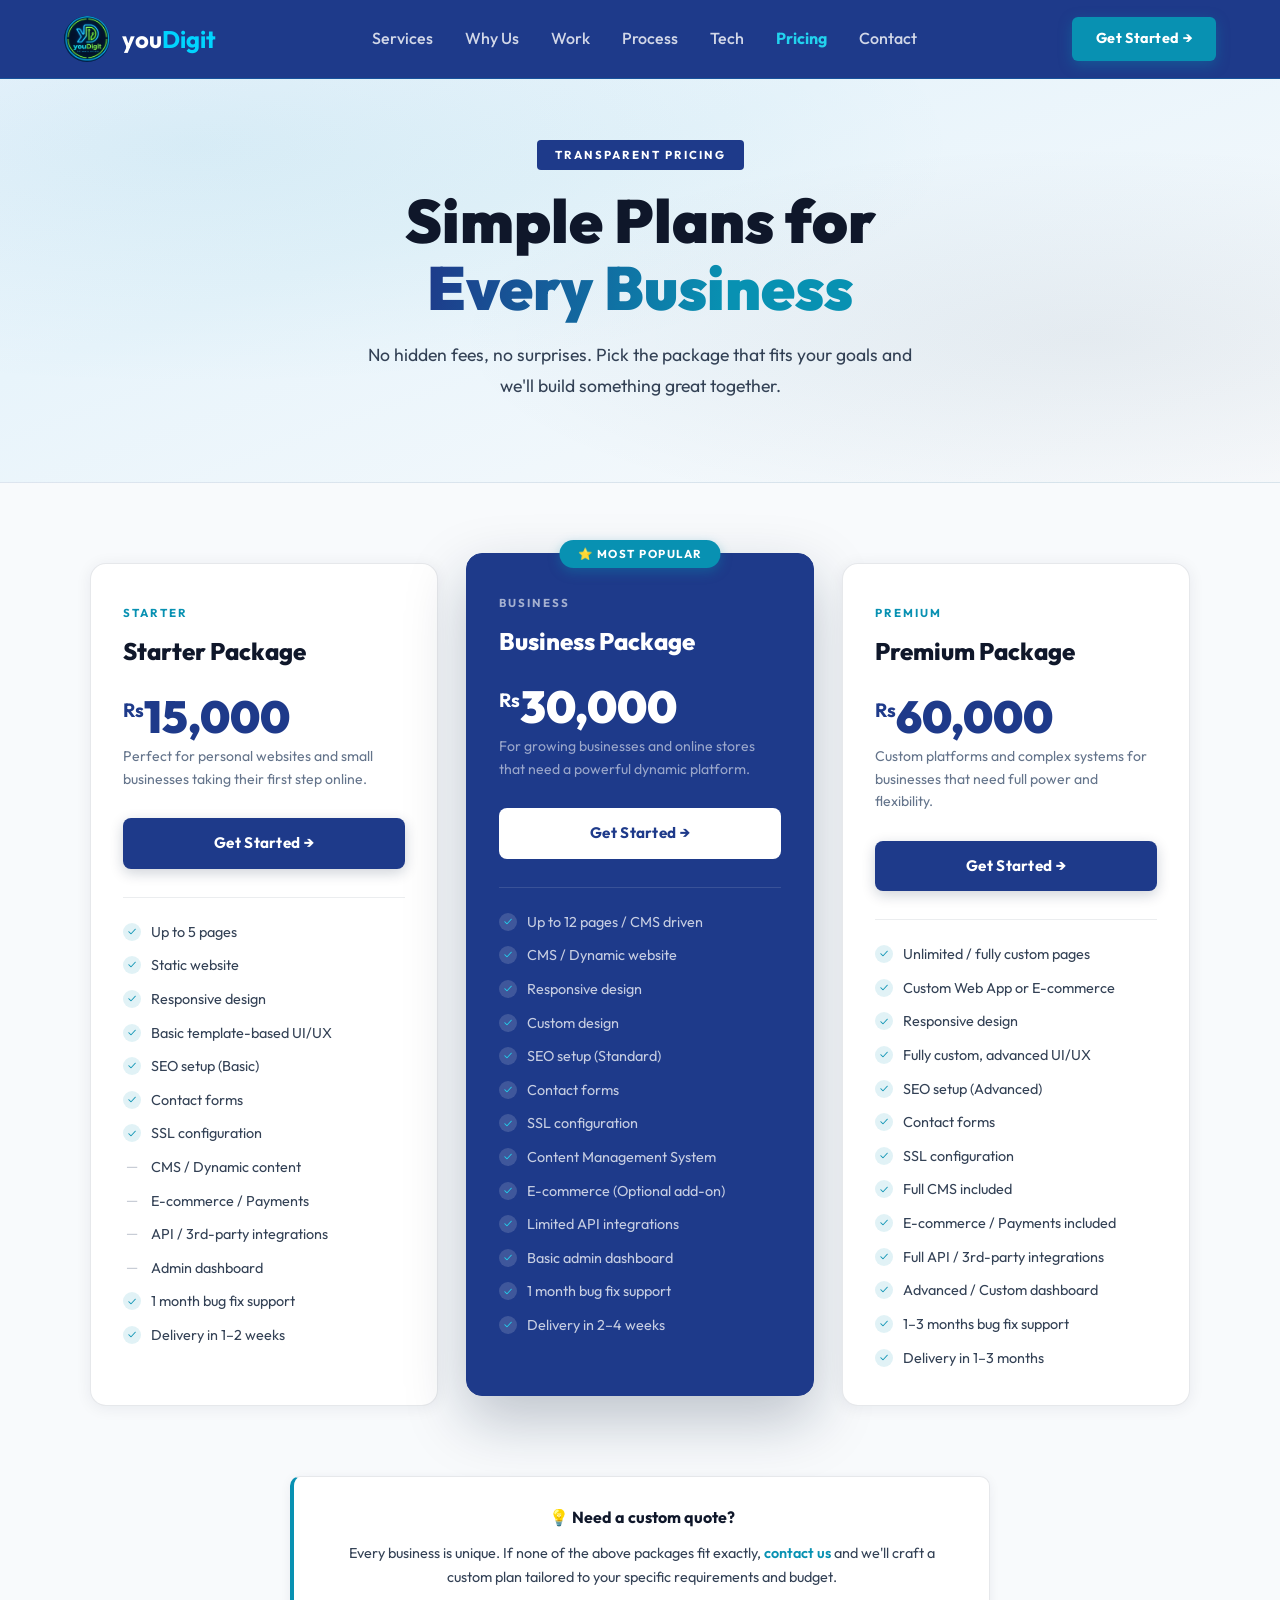
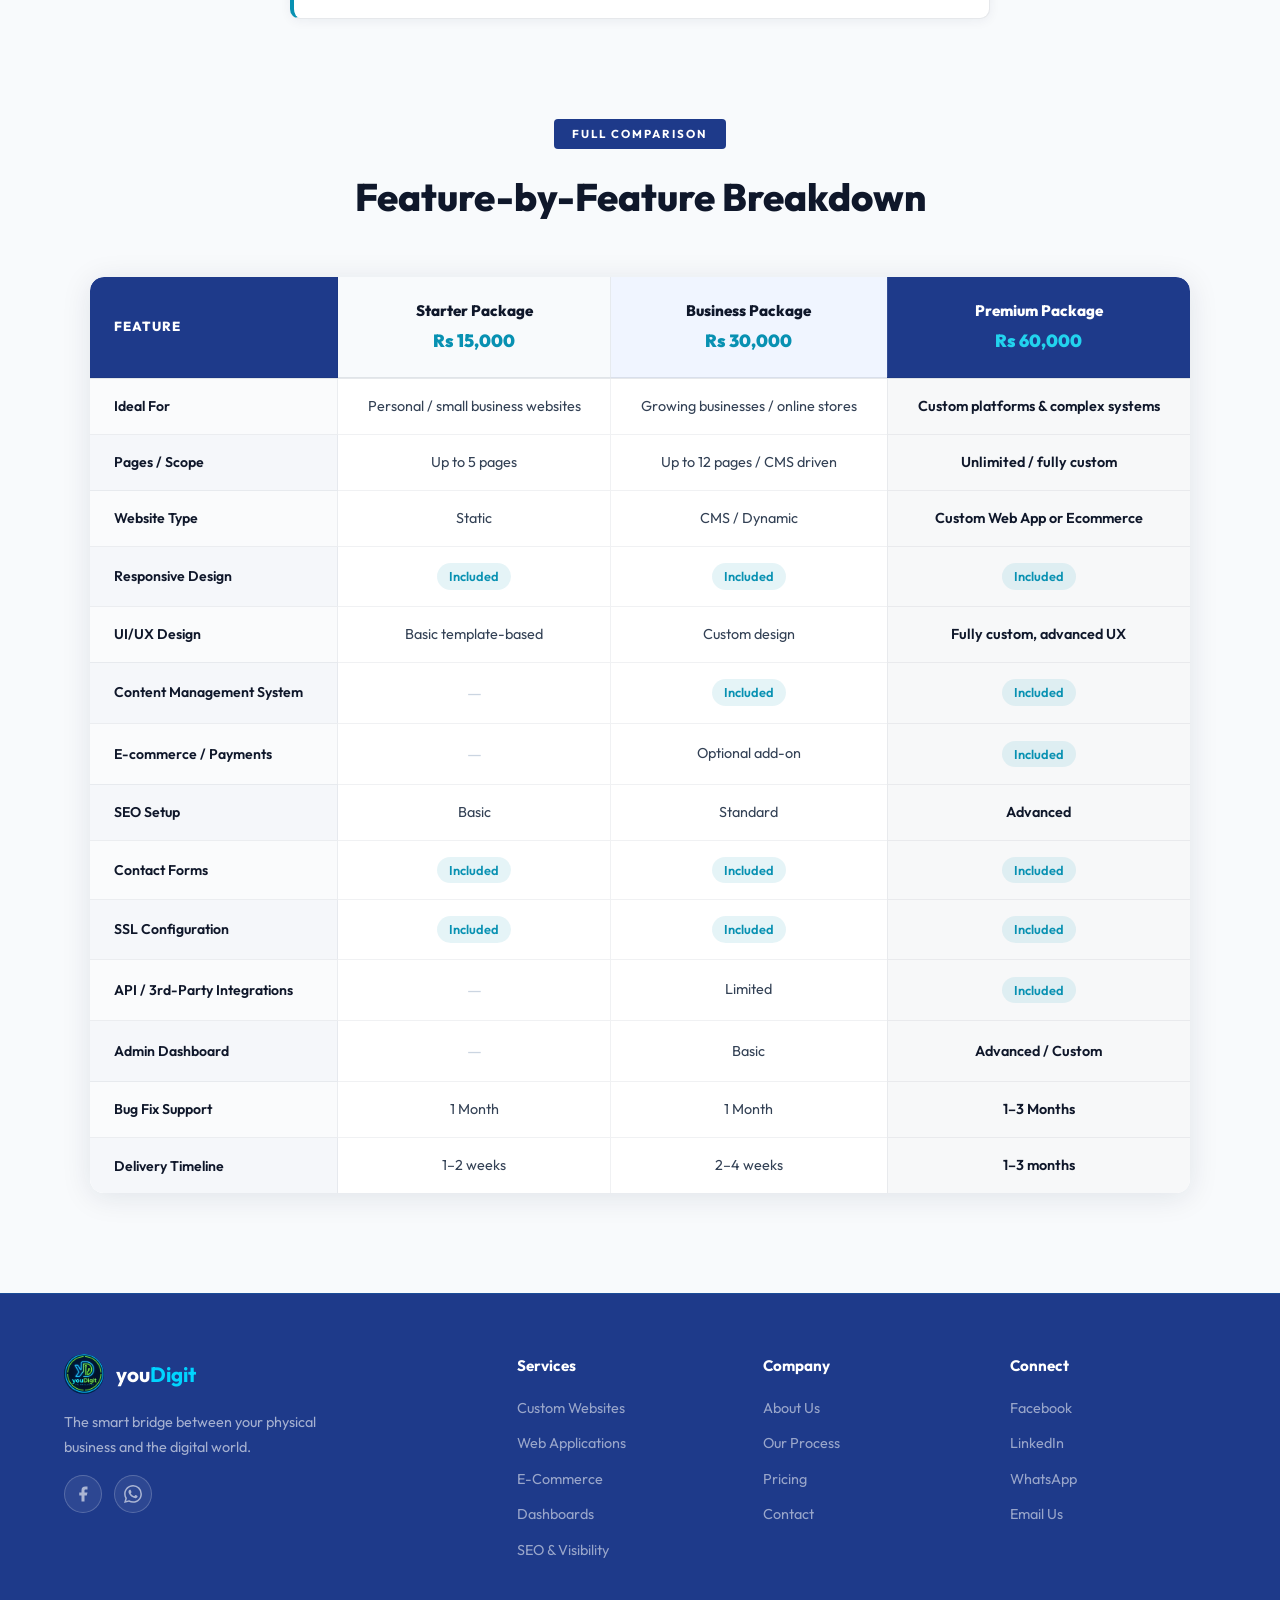
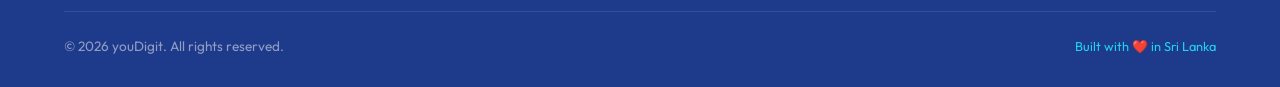
<file: pricing.html>
<!DOCTYPE html>
<html lang="en">

<head>
    <meta charset="UTF-8" />
    <meta name="viewport" content="width=device-width, initial-scale=1.0" />
    <!-- Primary Meta Tags -->
    <title>Web Development Pricing & Packages | youDigit Technologies</title>
    <meta name="title" content="Web Development Pricing & Packages | youDigit Technologies" />
    <meta name="description" content="Transparent web development packages starting from Rs 15,000. Starter, Business, and Premium custom web app & ERP solutions by youDigit." />
    <meta name="keywords" content="web development pricing Sri Lanka, website packages, cheap website design Sri Lanka, custom web app cost, ERP software packages" />
    <meta name="robots" content="index, follow" />
    <link rel="canonical" href="https://youdigit.lk/pricing" />

    <!-- Open Graph / Facebook -->
    <meta property="og:type" content="website" />
    <meta property="og:url" content="https://youdigit.lk/pricing" />
    <meta property="og:title" content="Web Development Pricing & Packages | youDigit Technologies" />
    <meta property="og:description" content="Transparent web development packages starting from Rs 15,000. Starter, Business, and Premium custom web app & ERP solutions." />
    <meta property="og:image" content="https://youdigit.lk/assests/logo.jpeg" />

    <link rel="stylesheet" href="style.css" />
    <link rel="icon" type="image/jpeg" href="assests/logo.jpeg" />
    <style>
        /* ── PRICING PAGE SPECIFIC STYLES ── */

        .pricing-hero {
            background: linear-gradient(160deg, #f0f6ff 0%, #e8f4fb 40%, #f8fafc 100%);
            padding: 140px 5% 80px;
            text-align: center;
            position: relative;
            overflow: hidden;
            border-bottom: 1px solid rgba(10,31,60,0.08);
        }

        .pricing-hero::before {
            content: '';
            position: absolute;
            inset: 0;
            background:
                radial-gradient(ellipse 60% 50% at 15% 30%, rgba(8,145,178,0.09), transparent),
                radial-gradient(ellipse 50% 40% at 85% 70%, rgba(10,31,60,0.06), transparent);
            pointer-events: none;
        }

        .pricing-hero-inner {
            position: relative;
            z-index: 1;
            max-width: 700px;
            margin: 0 auto;
        }

        .pricing-hero h1 {
            font-size: clamp(2.2rem, 5vw, 3.8rem);
            font-weight: 900;
            color: var(--text-dark);
            line-height: 1.1;
            margin-bottom: 18px;
        }

        .pricing-hero h1 span {
            background: linear-gradient(100deg, var(--navy-dark) 0%, var(--teal) 70%);
            -webkit-background-clip: text;
            -webkit-text-fill-color: transparent;
            background-clip: text;
        }

        .pricing-hero p {
            font-size: 1.1rem;
            color: var(--text-mid);
            line-height: 1.75;
            max-width: 560px;
            margin: 0 auto;
        }

        /* ── PRICING CARDS ── */
        .pricing-section {
            padding: 80px 5% 100px;
            background: var(--body-bg);
        }

        .pricing-cards {
            display: grid;
            grid-template-columns: repeat(3, 1fr);
            gap: 28px;
            max-width: 1100px;
            margin: 0 auto 70px;
        }

        .pricing-card {
            background: var(--white);
            border: 1.5px solid rgba(10,31,60,0.1);
            border-radius: 16px;
            padding: 40px 32px 36px;
            position: relative;
            transition: all 0.35s ease;
            box-shadow: 0 2px 16px rgba(10,31,60,0.07);
        }

        .pricing-card:hover {
            transform: translateY(-6px);
            box-shadow: 0 20px 50px rgba(10,31,60,0.14);
        }

        .pricing-card.featured {
            background: var(--navy-dark);
            border-color: var(--navy-dark);
            color: var(--white);
            transform: translateY(-10px);
            box-shadow: 0 24px 60px rgba(10,31,60,0.25);
        }

        .pricing-card.featured:hover {
            transform: translateY(-16px);
        }

        .featured-badge {
            position: absolute;
            top: -14px;
            left: 50%;
            transform: translateX(-50%);
            background: var(--teal);
            color: var(--white);
            font-size: 0.72rem;
            font-weight: 700;
            letter-spacing: 1.5px;
            text-transform: uppercase;
            padding: 5px 18px;
            border-radius: 50px;
            white-space: nowrap;
        }

        .card-label {
            font-size: 0.72rem;
            font-weight: 700;
            letter-spacing: 2px;
            text-transform: uppercase;
            color: var(--teal);
            margin-bottom: 10px;
        }

        .pricing-card.featured .card-label {
            color: rgba(255,255,255,0.6);
        }

        .card-name {
            font-size: 1.5rem;
            font-weight: 800;
            color: var(--text-dark);
            margin-bottom: 6px;
        }

        .pricing-card.featured .card-name {
            color: var(--white);
        }

        .card-price {
            font-size: 2.8rem;
            font-weight: 900;
            color: var(--navy-dark);
            line-height: 1;
            margin: 18px 0 6px;
        }

        .pricing-card.featured .card-price {
            color: var(--white);
        }

        .card-price sup {
            font-size: 1.2rem;
            font-weight: 700;
            vertical-align: super;
        }

        .card-desc {
            font-size: 0.88rem;
            color: var(--text-light);
            margin-bottom: 28px;
            line-height: 1.6;
        }

        .pricing-card.featured .card-desc {
            color: rgba(255,255,255,0.55);
        }

        .card-cta {
            display: block;
            width: 100%;
            padding: 13px 20px;
            border-radius: 8px;
            font-weight: 700;
            font-size: 0.95rem;
            text-align: center;
            text-decoration: none;
            transition: all 0.3s;
            letter-spacing: 0.3px;
            margin-bottom: 28px;
            cursor: pointer;
            border: none;
        }

        .pricing-card:not(.featured) .card-cta {
            background: var(--navy-dark);
            color: var(--white);
            box-shadow: 0 4px 14px rgba(10,31,60,0.2);
        }

        .pricing-card:not(.featured) .card-cta:hover {
            background: var(--teal);
            box-shadow: 0 6px 20px rgba(8,145,178,0.3);
        }

        .pricing-card.featured .card-cta {
            background: var(--white);
            color: var(--navy-dark);
        }

        .pricing-card.featured .card-cta:hover {
            background: var(--teal-light);
            color: var(--navy-dark);
        }

        .card-divider {
            height: 1px;
            background: rgba(10,31,60,0.08);
            margin-bottom: 24px;
        }

        .pricing-card.featured .card-divider {
            background: rgba(255,255,255,0.12);
        }

        .card-features {
            list-style: none;
            display: flex;
            flex-direction: column;
            gap: 12px;
        }

        .card-features li {
            display: flex;
            align-items: flex-start;
            gap: 10px;
            font-size: 0.9rem;
            color: var(--text-mid);
            line-height: 1.5;
        }

        .pricing-card.featured .card-features li {
            color: rgba(255,255,255,0.75);
        }

        .card-features li .check {
            width: 18px;
            height: 18px;
            border-radius: 50%;
            background: rgba(8,145,178,0.12);
            display: flex;
            align-items: center;
            justify-content: center;
            flex-shrink: 0;
            margin-top: 1px;
            font-size: 0.65rem;
            color: var(--teal);
        }

        .pricing-card.featured .card-features li .check {
            background: rgba(255,255,255,0.15);
            color: var(--teal-light);
        }

        .card-features li .dash {
            width: 18px;
            height: 18px;
            display: flex;
            align-items: center;
            justify-content: center;
            flex-shrink: 0;
            margin-top: 1px;
            font-size: 0.9rem;
            color: var(--text-light);
            opacity: 0.4;
        }

        /* ── COMPARISON TABLE ── */
        .comparison-section {
            padding: 0 5% 100px;
            background: var(--body-bg);
        }

        .comparison-section .section-tag {
            background: var(--navy-dark);
            color: var(--white);
        }

        .comparison-title {
            font-size: clamp(1.6rem, 3vw, 2.4rem);
            font-weight: 800;
            color: var(--text-dark);
            margin-bottom: 48px;
        }

        .table-wrapper {
            overflow-x: auto;
            border-radius: 14px;
            box-shadow: 0 4px 30px rgba(10,31,60,0.1);
            max-width: 1100px;
            margin: 0 auto;
        }

        .compare-table {
            width: 100%;
            border-collapse: collapse;
            background: var(--white);
            font-size: 0.9rem;
            min-width: 640px;
        }

        .compare-table thead th {
            padding: 22px 24px;
            text-align: center;
            font-weight: 800;
            font-size: 0.95rem;
            color: var(--text-dark);
            background: #f0f5ff;
            border-bottom: 2px solid rgba(10,31,60,0.1);
        }

        .compare-table thead th:first-child {
            text-align: left;
            background: var(--navy-dark);
            color: var(--white);
            border-radius: 14px 0 0 0;
            font-size: 0.82rem;
            letter-spacing: 1px;
            text-transform: uppercase;
        }

        .compare-table thead th.col-starter {
            background: #f8fafc;
            border-left: 1px solid rgba(10,31,60,0.07);
        }

        .compare-table thead th.col-business {
            background: #f0f5ff;
            border-left: 1px solid rgba(10,31,60,0.07);
        }

        .compare-table thead th.col-premium {
            background: var(--navy-dark);
            color: var(--white);
            border-radius: 0 14px 0 0;
            border-left: 1px solid rgba(255,255,255,0.1);
        }

        .col-price {
            display: block;
            font-size: 1.1rem;
            font-weight: 900;
            color: var(--teal);
            margin-top: 4px;
        }

        .compare-table thead th.col-premium .col-price {
            color: var(--teal-light);
        }

        .compare-table tbody tr {
            border-bottom: 1px solid rgba(10,31,60,0.06);
            transition: background 0.2s;
        }

        .compare-table tbody tr:hover {
            background: rgba(8,145,178,0.03);
        }

        .compare-table tbody tr:last-child {
            border-bottom: none;
        }

        .compare-table tbody tr:last-child td:first-child {
            border-radius: 0 0 0 14px;
        }

        .compare-table tbody tr:last-child td:last-child {
            border-radius: 0 0 14px 0;
        }

        .compare-table tbody td {
            padding: 16px 24px;
            text-align: center;
            color: var(--text-mid);
            vertical-align: middle;
            border-left: 1px solid rgba(10,31,60,0.06);
        }

        .compare-table tbody td:first-child {
            text-align: left;
            font-weight: 600;
            color: var(--text-dark);
            background: #fafbfc;
            border-left: none;
            font-size: 0.88rem;
        }

        .compare-table tbody td.col-premium-val {
            background: rgba(10,31,60,0.03);
            font-weight: 600;
            color: var(--text-dark);
        }

        .compare-table tbody tr:nth-child(even) td:first-child {
            background: #f5f7fa;
        }

        .badge-included {
            display: inline-block;
            padding: 3px 12px;
            border-radius: 50px;
            background: rgba(8,145,178,0.1);
            color: var(--teal);
            font-size: 0.8rem;
            font-weight: 600;
        }

        .badge-na {
            color: #cbd5e1;
            font-size: 1.1rem;
        }

        /* ── FAQ / NOTE ── */
        .pricing-note {
            max-width: 700px;
            margin: 56px auto 0;
            background: var(--white);
            border: 1px solid rgba(10,31,60,0.1);
            border-left: 4px solid var(--teal);
            border-radius: 10px;
            padding: 28px 32px;
            box-shadow: 0 2px 12px rgba(10,31,60,0.06);
        }

        .pricing-note h4 {
            font-size: 1rem;
            font-weight: 700;
            color: var(--text-dark);
            margin-bottom: 10px;
        }

        .pricing-note p {
            font-size: 0.9rem;
            color: var(--text-mid);
            line-height: 1.7;
        }

        .pricing-note p a {
            color: var(--teal);
            font-weight: 600;
            text-decoration: none;
        }

        .pricing-note p a:hover {
            text-decoration: underline;
        }

        /* ── RESPONSIVE ── */
        @media (max-width: 900px) {
            .pricing-cards {
                grid-template-columns: 1fr;
                max-width: 460px;
            }

            .pricing-card.featured {
                transform: none;
            }
        }

        @media (max-width: 600px) {
            .pricing-hero {
                padding: 120px 5% 60px;
            }

            .cta-box {
                padding: 40px 24px;
            }
        }
    </style>
</head>

<body>

    <!-- Mobile Menu -->
    <div class="mobile-menu" id="mobileMenu">
        <button class="mobile-close" id="mobileClose">✕</button>
        <a href="index.html">Home</a>
        <a href="index.html#services">Services</a>
        <a href="index.html#why">Why Us</a>
        <a href="index.html#portfolio">Work</a>
        <a href="index.html#process">Process</a>
        <a href="pricing" style="color:#22d3ee;">Pricing</a>
        <a href="index.html#cta">Contact</a>
    </div>

    <!-- Navbar -->
    <nav id="navbar" class="scrolled">
        <a class="nav-logo" href="index.html">
            <img src="assests/logo.jpeg" alt="youDigit Technologies Logo" />
            <span>you<em>Digit</em></span>
        </a>
        <ul class="nav-links">
            <li><a href="index.html#services">Services</a></li>
            <li><a href="index.html#why">Why Us</a></li>
            <li><a href="index.html#portfolio">Work</a></li>
            <li><a href="index.html#process">Process</a></li>
            <li><a href="index.html#tech">Tech</a></li>
            <li><a href="pricing" style="color:#22d3ee; font-weight:700;">Pricing</a></li>
            <li><a href="index.html#cta">Contact</a></li>
        </ul>
        <a href="index.html#cta" class="nav-cta">Get Started →</a>
        <div class="hamburger" id="hamburger">
            <span></span><span></span><span></span>
        </div>
    </nav>

    <!-- Hero -->
    <section class="pricing-hero">
        <div class="pricing-hero-inner">
            <span class="section-tag">Transparent Pricing</span>
            <h1>Simple Plans for<br /><span>Every Business</span></h1>
            <p>No hidden fees, no surprises. Pick the package that fits your goals and we'll build something great together.</p>
        </div>
    </section>

    <!-- Pricing Cards -->
    <section class="pricing-section">
        <div class="pricing-cards reveal">

            <!-- Starter -->
            <div class="pricing-card">
                <div class="card-label">Starter</div>
                <div class="card-name">Starter Package</div>
                <div class="card-price"><sup>Rs</sup>15,000</div>
                <div class="card-desc">Perfect for personal websites and small businesses taking their first step online.</div>
                <a href="index.html#cta" class="card-cta">Get Started →</a>
                <div class="card-divider"></div>
                <ul class="card-features">
                    <li><span class="check">✓</span> Up to 5 pages</li>
                    <li><span class="check">✓</span> Static website</li>
                    <li><span class="check">✓</span> Responsive design</li>
                    <li><span class="check">✓</span> Basic template-based UI/UX</li>
                    <li><span class="check">✓</span> SEO setup (Basic)</li>
                    <li><span class="check">✓</span> Contact forms</li>
                    <li><span class="check">✓</span> SSL configuration</li>
                    <li><span class="dash">—</span> CMS / Dynamic content</li>
                    <li><span class="dash">—</span> E-commerce / Payments</li>
                    <li><span class="dash">—</span> API / 3rd-party integrations</li>
                    <li><span class="dash">—</span> Admin dashboard</li>
                    <li><span class="check">✓</span> 1 month bug fix support</li>
                    <li><span class="check">✓</span> Delivery in 1–2 weeks</li>
                </ul>
            </div>

            <!-- Business (Featured) -->
            <div class="pricing-card featured">
                <div class="featured-badge">⭐ Most Popular</div>
                <div class="card-label">Business</div>
                <div class="card-name">Business Package</div>
                <div class="card-price"><sup>Rs</sup>30,000</div>
                <div class="card-desc">For growing businesses and online stores that need a powerful dynamic platform.</div>
                <a href="index.html#cta" class="card-cta">Get Started →</a>
                <div class="card-divider"></div>
                <ul class="card-features">
                    <li><span class="check">✓</span> Up to 12 pages / CMS driven</li>
                    <li><span class="check">✓</span> CMS / Dynamic website</li>
                    <li><span class="check">✓</span> Responsive design</li>
                    <li><span class="check">✓</span> Custom design</li>
                    <li><span class="check">✓</span> SEO setup (Standard)</li>
                    <li><span class="check">✓</span> Contact forms</li>
                    <li><span class="check">✓</span> SSL configuration</li>
                    <li><span class="check">✓</span> Content Management System</li>
                    <li><span class="check">✓</span> E-commerce (Optional add-on)</li>
                    <li><span class="check">✓</span> Limited API integrations</li>
                    <li><span class="check">✓</span> Basic admin dashboard</li>
                    <li><span class="check">✓</span> 1 month bug fix support</li>
                    <li><span class="check">✓</span> Delivery in 2–4 weeks</li>
                </ul>
            </div>

            <!-- Premium -->
            <div class="pricing-card">
                <div class="card-label">Premium</div>
                <div class="card-name">Premium Package</div>
                <div class="card-price"><sup>Rs</sup>60,000</div>
                <div class="card-desc">Custom platforms and complex systems for businesses that need full power and flexibility.</div>
                <a href="index.html#cta" class="card-cta">Get Started →</a>
                <div class="card-divider"></div>
                <ul class="card-features">
                    <li><span class="check">✓</span> Unlimited / fully custom pages</li>
                    <li><span class="check">✓</span> Custom Web App or E-commerce</li>
                    <li><span class="check">✓</span> Responsive design</li>
                    <li><span class="check">✓</span> Fully custom, advanced UI/UX</li>
                    <li><span class="check">✓</span> SEO setup (Advanced)</li>
                    <li><span class="check">✓</span> Contact forms</li>
                    <li><span class="check">✓</span> SSL configuration</li>
                    <li><span class="check">✓</span> Full CMS included</li>
                    <li><span class="check">✓</span> E-commerce / Payments included</li>
                    <li><span class="check">✓</span> Full API / 3rd-party integrations</li>
                    <li><span class="check">✓</span> Advanced / Custom dashboard</li>
                    <li><span class="check">✓</span> 1–3 months bug fix support</li>
                    <li><span class="check">✓</span> Delivery in 1–3 months</li>
                </ul>
            </div>

        </div>

        <!-- Note -->
        <div class="pricing-note reveal">
            <h4>💡 Need a custom quote?</h4>
            <p>Every business is unique. If none of the above packages fit exactly, <a href="index.html#cta">contact us</a> and we'll craft a custom plan tailored to your specific requirements and budget.</p>
        </div>
    </section>

    <!-- Comparison Table -->
    <section class="comparison-section">
        <div style="text-align:center; margin-bottom: 16px;">
            <span class="section-tag">Full Comparison</span>
            <h2 class="comparison-title">Feature-by-Feature Breakdown</h2>
        </div>

        <div class="table-wrapper reveal">
            <table class="compare-table">
                <thead>
                    <tr>
                        <th>Feature</th>
                        <th class="col-starter">
                            Starter Package
                            <span class="col-price">Rs 15,000</span>
                        </th>
                        <th class="col-business">
                            Business Package
                            <span class="col-price">Rs 30,000</span>
                        </th>
                        <th class="col-premium">
                            Premium Package
                            <span class="col-price">Rs 60,000</span>
                        </th>
                    </tr>
                </thead>
                <tbody>
                    <tr>
                        <td>Ideal For</td>
                        <td>Personal / small business websites</td>
                        <td>Growing businesses / online stores</td>
                        <td class="col-premium-val">Custom platforms &amp; complex systems</td>
                    </tr>
                    <tr>
                        <td>Pages / Scope</td>
                        <td>Up to 5 pages</td>
                        <td>Up to 12 pages / CMS driven</td>
                        <td class="col-premium-val">Unlimited / fully custom</td>
                    </tr>
                    <tr>
                        <td>Website Type</td>
                        <td>Static</td>
                        <td>CMS / Dynamic</td>
                        <td class="col-premium-val">Custom Web App or Ecommerce</td>
                    </tr>
                    <tr>
                        <td>Responsive Design</td>
                        <td><span class="badge-included">Included</span></td>
                        <td><span class="badge-included">Included</span></td>
                        <td class="col-premium-val"><span class="badge-included">Included</span></td>
                    </tr>
                    <tr>
                        <td>UI/UX Design</td>
                        <td>Basic template-based</td>
                        <td>Custom design</td>
                        <td class="col-premium-val">Fully custom, advanced UX</td>
                    </tr>
                    <tr>
                        <td>Content Management System</td>
                        <td><span class="badge-na">—</span></td>
                        <td><span class="badge-included">Included</span></td>
                        <td class="col-premium-val"><span class="badge-included">Included</span></td>
                    </tr>
                    <tr>
                        <td>E-commerce / Payments</td>
                        <td><span class="badge-na">—</span></td>
                        <td>Optional add-on</td>
                        <td class="col-premium-val"><span class="badge-included">Included</span></td>
                    </tr>
                    <tr>
                        <td>SEO Setup</td>
                        <td>Basic</td>
                        <td>Standard</td>
                        <td class="col-premium-val">Advanced</td>
                    </tr>
                    <tr>
                        <td>Contact Forms</td>
                        <td><span class="badge-included">Included</span></td>
                        <td><span class="badge-included">Included</span></td>
                        <td class="col-premium-val"><span class="badge-included">Included</span></td>
                    </tr>
                    <tr>
                        <td>SSL Configuration</td>
                        <td><span class="badge-included">Included</span></td>
                        <td><span class="badge-included">Included</span></td>
                        <td class="col-premium-val"><span class="badge-included">Included</span></td>
                    </tr>
                    <tr>
                        <td>API / 3rd-Party Integrations</td>
                        <td><span class="badge-na">—</span></td>
                        <td>Limited</td>
                        <td class="col-premium-val"><span class="badge-included">Included</span></td>
                    </tr>
                    <tr>
                        <td>Admin Dashboard</td>
                        <td><span class="badge-na">—</span></td>
                        <td>Basic</td>
                        <td class="col-premium-val">Advanced / Custom</td>
                    </tr>
                    <tr>
                        <td>Bug Fix Support</td>
                        <td>1 Month</td>
                        <td>1 Month</td>
                        <td class="col-premium-val">1–3 Months</td>
                    </tr>
                    <tr>
                        <td>Delivery Timeline</td>
                        <td>1–2 weeks</td>
                        <td>2–4 weeks</td>
                        <td class="col-premium-val">1–3 months</td>
                    </tr>
                </tbody>
            </table>
        </div>
    </section>

    <!-- Footer -->
    <footer>
        <div class="footer-grid">
            <div class="footer-brand">
                <a class="nav-logo" href="index.html">
                    <img src="assests/logo.jpeg" alt="youDigit Technologies Logo"
                        style="width:40px;height:40px;" />
                    <span style="font-size:1.3rem;">you<em style="color:#00d4ff;font-style:normal;">Digit</em></span>
                </a>
                <p>The smart bridge between your physical business and the digital world.</p>
                <div class="social-links" style="margin-top:16px;">
                    <a href="https://web.facebook.com/profile.php?id=61589333155130" target="_blank" class="social-btn" title="Facebook">
                        <svg xmlns="http://www.w3.org/2000/svg" width="18" height="18" viewBox="0 0 24 24" fill="currentColor"><path d="M18 2h-3a5 5 0 0 0-5 5v3H7v4h3v8h4v-8h3l1-4h-4V7a1 1 0 0 1 1-1h3z" /></svg>
                    </a>
                    <a href="https://wa.me/94741016595" target="_blank" class="social-btn" title="WhatsApp">
                        <svg xmlns="http://www.w3.org/2000/svg" width="18" height="18" viewBox="0 0 24 24" fill="currentColor"><path d="M17.472 14.382c-.297-.149-1.758-.867-2.03-.967-.273-.099-.471-.148-.67.15-.197.297-.767.966-.94 1.164-.173.199-.347.223-.644.075-.297-.15-1.255-.463-2.39-1.475-.883-.788-1.48-1.761-1.653-2.059-.173-.297-.018-.458.13-.606.134-.133.298-.347.446-.52.149-.174.198-.298.298-.497.099-.198.05-.371-.025-.52-.075-.149-.669-1.612-.916-2.207-.242-.579-.487-.5-.669-.51-.173-.008-.371-.01-.57-.01-.198 0-.52.074-.792.372-.272.297-1.04 1.016-1.04 2.479 0 1.462 1.065 2.875 1.213 3.074.149.198 2.096 3.2 5.077 4.487.709.306 1.262.489 1.694.625.712.227 1.36.195 1.871.118.571-.085 1.758-.719 2.006-1.413.248-.694.248-1.289.173-1.413-.074-.124-.272-.198-.57-.347m-5.421 7.403h-.004a9.87 9.87 0 0 1-5.031-1.378l-.361-.214-3.741.982.998-3.648-.235-.374a9.86 9.86 0 0 1-1.51-5.26c.001-5.45 4.436-9.884 9.888-9.884 2.64 0 5.122 1.03 6.988 2.898a9.825 9.825 0 0 1 2.893 6.994c-.003 5.45-4.437 9.884-9.885 9.884m8.413-18.297A11.815 11.815 0 0 0 12.05 0C5.495 0 .16 5.335.157 11.892c0 2.096.547 4.142 1.588 5.945L.057 24l6.305-1.654a11.882 11.882 0 0 0 5.683 1.448h.005c6.554 0 11.89-5.335 11.893-11.893a11.821 11.821 0 0 0-3.48-8.413z" /></svg>
                    </a>
                </div>
            </div>
            <div class="footer-col">
                <h5>Services</h5>
                <ul>
                    <li><a href="index.html#services">Custom Websites</a></li>
                    <li><a href="index.html#services">Web Applications</a></li>
                    <li><a href="index.html#services">E-Commerce</a></li>
                    <li><a href="index.html#services">Dashboards</a></li>
                    <li><a href="index.html#services">SEO &amp; Visibility</a></li>
                </ul>
            </div>
            <div class="footer-col">
                <h5>Company</h5>
                <ul>
                    <li><a href="index.html#why">About Us</a></li>
                    <li><a href="index.html#process">Our Process</a></li>
                    <li><a href="pricing">Pricing</a></li>
                    <li><a href="index.html#cta">Contact</a></li>
                </ul>
            </div>
            <div class="footer-col">
                <h5>Connect</h5>
                <ul>
                    <li><a href="https://web.facebook.com/profile.php?id=61589333155130" target="_blank">Facebook</a></li>
                    <li><a href="#">LinkedIn</a></li>
                    <li><a href="https://wa.me/94741016595">WhatsApp</a></li>
                    <li><a href="mailto:info@youdigit.lk">Email Us</a></li>
                </ul>
            </div>
        </div>
        <div class="footer-bottom">
            <p>© 2026 youDigit. All rights reserved.</p>
            <p style="color:#22d3ee; font-size:0.8rem;">Built with ❤️ in Sri Lanka</p>
        </div>
    </footer>

    <script>
        // Navbar scroll effect
        const navbar = document.getElementById('navbar');
        window.addEventListener('scroll', () => {
            if (window.scrollY > 30) navbar.classList.add('scrolled');
            else navbar.classList.remove('scrolled');
        });

        // Mobile menu
        const hamburger = document.getElementById('hamburger');
        const mobileMenu = document.getElementById('mobileMenu');
        const mobileClose = document.getElementById('mobileClose');
        hamburger.addEventListener('click', () => mobileMenu.classList.add('open'));
        mobileClose.addEventListener('click', () => mobileMenu.classList.remove('open'));
        mobileMenu.querySelectorAll('a').forEach(a => a.addEventListener('click', () => mobileMenu.classList.remove('open')));

        // Scroll reveal
        const revealEls = document.querySelectorAll('.reveal');
        const observer = new IntersectionObserver((entries) => {
            entries.forEach(e => { if (e.isIntersecting) { e.target.classList.add('visible'); observer.unobserve(e.target); } });
        }, { threshold: 0.08 });
        revealEls.forEach(el => observer.observe(el));
    </script>
</body>

</html>
</file>
<file: style.css>
@import url('https://fonts.googleapis.com/css2?family=Outfit:wght@300;400;500;600;700;800;900&family=Space+Grotesk:wght@400;500;600;700&display=swap');

*,
*::before,
*::after {
    margin: 0;
    padding: 0;
    box-sizing: border-box;
}

:root {
    --navy-dark:  #1e3a8a;
    --navy-mid:   #2563eb;
    --teal:       #0891b2;
    --teal-light: #22d3ee;
    --gold:       #f59e0b;
    --white:      #ffffff;
    --body-bg:    #f8fafc;
    --text-dark:  #0f172a;
    --text-mid:   #334155;
    --text-light: #64748b;
    --border-lt:  rgba(8, 145, 178, 0.15);
    --shadow-sm:  0 2px 12px rgba(10,31,60,0.08);
    --shadow-md:  0 8px 32px rgba(10,31,60,0.12);
    --shadow-lg:  0 20px 60px rgba(10,31,60,0.16);
}

html {
    scroll-behavior: smooth;
}

body {
    font-family: 'Outfit', sans-serif;
    background: var(--body-bg);
    color: var(--text-dark);
    overflow-x: hidden;
    line-height: 1.6;
}

/* ── SCROLLBAR ── */
::-webkit-scrollbar {
    width: 6px;
}

::-webkit-scrollbar-track {
    background: #e2e8f0;
}

::-webkit-scrollbar-thumb {
    background: var(--navy-dark);
    border-radius: 3px;
}

/* ── NAVBAR ── */
nav {
    position: fixed;
    top: 0;
    width: 100%;
    z-index: 1000;
    padding: 16px 5%;
    display: flex;
    align-items: center;
    justify-content: space-between;
    background: var(--navy-dark);
    backdrop-filter: blur(20px);
    border-bottom: 1px solid rgba(0, 180, 220, 0.2);
    transition: all 0.3s ease;
}

nav.scrolled {
    padding: 10px 5%;
    background: var(--navy-dark);
    box-shadow: 0 4px 24px rgba(0,0,0,0.25);
}

.nav-logo {
    display: flex;
    align-items: center;
    gap: 12px;
    text-decoration: none;
}

.nav-logo img {
    width: 46px;
    height: 46px;
    border-radius: 50%;
    object-fit: cover;
    filter: drop-shadow(0 0 8px var(--cyan));
}

.nav-logo span {
    font-size: 1.5rem;
    font-weight: 700;
    color: #ffffff;
}

.nav-logo span em {
    color: #00d4ff;
    font-style: normal;
}

.nav-links {
    display: flex;
    align-items: center;
    gap: 32px;
    list-style: none;
}

.nav-links a {
    color: rgba(255, 255, 255, 0.8);
    text-decoration: none;
    font-weight: 500;
    transition: color 0.3s;
}

.nav-links a:hover {
    color: #00d4ff;
}

.nav-cta {
    padding: 10px 24px;
    border-radius: 6px;
    background: var(--teal);
    color: var(--white);
    font-weight: 700;
    font-size: 0.9rem;
    text-decoration: none;
    transition: all 0.3s;
    box-shadow: 0 4px 14px rgba(8,145,178,0.35);
    letter-spacing: 0.3px;
}

.nav-cta:hover {
    background: var(--teal-light);
    color: var(--navy-dark);
    transform: translateY(-2px);
    box-shadow: 0 6px 20px rgba(8,145,178,0.45);
}

.hamburger {
    display: none;
    flex-direction: column;
    gap: 5px;
    cursor: pointer;
}

.hamburger span {
    width: 25px;
    height: 2px;
    background: var(--teal-light);
    border-radius: 2px;
    transition: all 0.3s;
}

/* ── HERO ── */
#hero {
    min-height: 100vh;
    display: flex;
    align-items: center;
    justify-content: center;
    padding: 120px 5% 70px;
    position: relative;
    overflow: hidden;
    background: linear-gradient(160deg, #f0f6ff 0%, #e8f4fb 40%, #f8fafc 100%);
}

.hero-bg {
    position: absolute;
    inset: 0;
    z-index: 0;
    background:
        radial-gradient(ellipse 70% 55% at 20% 20%, rgba(8,145,178,0.10) 0%, transparent 65%),
        radial-gradient(ellipse 55% 45% at 85% 75%, rgba(10,31,60,0.07) 0%, transparent 60%);
}

.grid-lines {
    position: absolute;
    inset: 0;
    background-image:
        linear-gradient(rgba(8,145,178,0.05) 1px, transparent 1px),
        linear-gradient(90deg, rgba(8,145,178,0.05) 1px, transparent 1px);
    background-size: 64px 64px;
    z-index: 0;
}

.hero-container {
    position: relative;
    z-index: 1;
    max-width: 1200px;
    width: 100%;
    margin: 0 auto;
}

.hero-grid {
    display: grid;
    grid-template-columns: 1.15fr 0.85fr;
    gap: 40px;
    align-items: center;
}

.hero-text-col {
    text-align: left;
}

.hero-badge {
    display: inline-flex;
    align-items: center;
    gap: 8px;
    padding: 8px 22px;
    border-radius: 50px;
    border: 1.5px solid rgba(8,145,178,0.3);
    background: rgba(8,145,178,0.08);
    color: var(--teal);
    font-size: 0.85rem;
    font-weight: 600;
    letter-spacing: 0.5px;
    margin-bottom: 28px;
    animation: fadeDown 0.8s ease;
}

.hero-badge .dot {
    width: 8px;
    height: 8px;
    border-radius: 50%;
    background: var(--gold);
    animation: pulse 2s infinite;
}

@keyframes pulse {

    0%,
    100% {
        opacity: 1;
        transform: scale(1);
    }

    50% {
        opacity: 0.5;
        transform: scale(1.4);
    }
}

@keyframes fadeDown {
    from {
        opacity: 0;
        transform: translateY(-20px);
    }

    to {
        opacity: 1;
        transform: translateY(0);
    }
}

@keyframes fadeUp {
    from {
        opacity: 0;
        transform: translateY(30px);
    }

    to {
        opacity: 1;
        transform: translateY(0);
    }
}

@keyframes fadeIn {
    from {
        opacity: 0;
    }

    to {
        opacity: 1;
    }
}

.hero-title {
    font-size: clamp(2.4rem, 4.8vw, 4.2rem);
    font-weight: 900;
    line-height: 1.12;
    color: var(--text-dark);
    margin-bottom: 22px;
    animation: fadeUp 0.9s ease 0.2s both;
}

.hero-title .line2 {
    display: block;
}

.cyan-text {
    color: var(--teal);
}

.green-text {
    color: var(--teal);
}

.gradient-text {
    background: linear-gradient(100deg, var(--navy-dark) 0%, var(--teal) 60%, var(--teal-light) 100%);
    -webkit-background-clip: text;
    -webkit-text-fill-color: transparent;
    background-clip: text;
}

.hero-sub {
    font-size: 1.1rem;
    color: var(--text-mid);
    max-width: 580px;
    margin: 0 0 36px 0;
    animation: fadeUp 0.9s ease 0.4s both;
    line-height: 1.75;
}

.hero-btns {
    display: flex;
    gap: 16px;
    justify-content: flex-start;
    flex-wrap: wrap;
    animation: fadeUp 0.9s ease 0.6s both;
}

.btn-primary {
    padding: 15px 38px;
    border-radius: 8px;
    background: var(--navy-dark);
    color: var(--white);
    font-weight: 700;
    font-size: 1rem;
    text-decoration: none;
    border: none;
    cursor: pointer;
    box-shadow: var(--shadow-md);
    transition: all 0.3s;
    display: inline-flex;
    align-items: center;
    gap: 8px;
    letter-spacing: 0.3px;
}

.btn-primary:hover {
    background: var(--navy-mid);
    transform: translateY(-3px);
    box-shadow: var(--shadow-lg);
}

.btn-outline {
    padding: 15px 38px;
    border-radius: 8px;
    border: 2px solid var(--navy-dark);
    color: var(--navy-dark);
    font-weight: 600;
    font-size: 1rem;
    text-decoration: none;
    cursor: pointer;
    background: transparent;
    transition: all 0.3s;
    display: inline-flex;
    align-items: center;
    gap: 8px;
}

.btn-outline:hover {
    background: var(--navy-dark);
    color: var(--white);
    transform: translateY(-3px);
    box-shadow: var(--shadow-md);
}

/* ── 3D MODEL VIEWPORT ── */
.hero-3d-col {
    display: flex;
    justify-content: center;
    align-items: center;
    position: relative;
    animation: fadeIn 1s ease 0.4s both;
}

.hero-3d-wrapper {
    position: relative;
    width: 100%;
    max-width: 480px;
    height: 460px;
    display: flex;
    align-items: center;
    justify-content: center;
}

.hero-3d-canvas-container {
    width: 100%;
    height: 100%;
    cursor: grab;
    touch-action: none;
    position: relative;
    z-index: 2;
}

.hero-3d-canvas-container:active {
    cursor: grabbing;
}

.hero-3d-canvas-container canvas {
    width: 100% !important;
    height: 100% !important;
    display: block;
    outline: none;
}

/* 3D Model Badges */
.model-badge {
    position: absolute;
    z-index: 3;
    display: inline-flex;
    align-items: center;
    gap: 8px;
    padding: 8px 16px;
    border-radius: 50px;
    background: rgba(255, 255, 255, 0.88);
    backdrop-filter: blur(12px);
    border: 1.5px solid rgba(8, 145, 178, 0.25);
    box-shadow: 0 8px 24px rgba(10, 31, 60, 0.10);
    font-size: 0.82rem;
    font-weight: 600;
    color: var(--navy-dark);
    pointer-events: none;
    animation: floatBadge 4s ease-in-out infinite;
}

.model-badge .badge-icon {
    font-size: 0.95rem;
}

.model-badge-top {
    top: 20px;
    right: 12px;
    animation-delay: 0s;
}

.model-badge-bottom {
    bottom: 24px;
    left: 8px;
    animation-delay: 2s;
}

@keyframes floatBadge {
    0%, 100% {
        transform: translateY(0);
    }
    50% {
        transform: translateY(-8px);
    }
}

.model-hint {
    position: absolute;
    bottom: -10px;
    left: 50%;
    transform: translateX(-50%);
    z-index: 3;
    display: inline-flex;
    align-items: center;
    gap: 6px;
    padding: 6px 14px;
    border-radius: 50px;
    background: rgba(10, 31, 60, 0.85);
    color: rgba(255, 255, 255, 0.9);
    font-size: 0.72rem;
    font-weight: 600;
    letter-spacing: 0.4px;
    pointer-events: none;
    box-shadow: 0 4px 14px rgba(10, 31, 60, 0.2);
    transition: opacity 0.5s ease;
}

.model-hint.fade-out {
    opacity: 0;
}

.hero-stats {
    display: flex;
    justify-content: center;
    gap: 0;
    margin-top: 56px;
    animation: fadeIn 1s ease 0.8s both;
    flex-wrap: wrap;
    background: var(--white);
    border-radius: 16px;
    box-shadow: var(--shadow-md);
    border: 1px solid rgba(10,31,60,0.08);
    overflow: hidden;
    max-width: 820px;
    margin-left: auto;
    margin-right: auto;
}

.stat {
    display: flex;
    flex-direction: column;
    align-items: center;
    justify-content: center;
    text-align: center;
    flex: 1;
    padding: 28px 20px;
    border-right: 1px solid rgba(10,31,60,0.08);
}

.stat:last-child {
    border-right: none;
}

.stat-num {
    font-size: 2rem;
    font-weight: 900;
    color: var(--navy-dark);
    display: block;
    line-height: 1.2;
}

.stat-label {
    display: block;
    font-size: 0.8rem;
    color: var(--text-light);
    font-weight: 500;
    margin-top: 4px;
    letter-spacing: 0.3px;
    line-height: 1.4;
    text-align: center;
}

/* ── SECTION COMMON ── */
section {
    padding: 100px 5%;
}

.section-tag {
    display: inline-block;
    padding: 6px 18px;
    border-radius: 4px;
    background: var(--navy-dark);
    color: var(--white);
    font-size: 0.72rem;
    font-weight: 700;
    letter-spacing: 2px;
    text-transform: uppercase;
    margin-bottom: 18px;
}

.section-title {
    font-size: clamp(2rem, 4vw, 3rem);
    font-weight: 800;
    color: var(--text-dark);
    margin-bottom: 16px;
    line-height: 1.15;
}

.section-sub {
    color: var(--text-mid);
    font-size: 1.05rem;
    max-width: 560px;
    line-height: 1.75;
}

.center {
    text-align: center;
}

.center .section-sub {
    margin: 0 auto;
}

/* ── SERVICES ── */
#services {
    background: linear-gradient(180deg, #eaf3f7 0%, #f0f6fa 50%, #f7fafc 100%);
    position: relative;
    border-top: 1px solid rgba(8, 145, 178, 0.08);
    border-bottom: 1px solid rgba(8, 145, 178, 0.08);
    overflow: hidden;
}

#services::before {
    content: '';
    position: absolute;
    inset: 0;
    background:
        radial-gradient(circle at 12% 18%, rgba(8, 145, 178, 0.06) 0%, transparent 45%),
        radial-gradient(circle at 88% 82%, rgba(30, 58, 138, 0.04) 0%, transparent 45%);
    pointer-events: none;
}

#services .center,
#services .services-grid {
    position: relative;
    z-index: 1;
}

.services-grid {
    display: grid;
    grid-template-columns: repeat(auto-fit, minmax(280px, 1fr));
    gap: 28px;
    margin-top: 60px;
}

.service-card {
    background: var(--white);
    border: 1px solid rgba(10,31,60,0.08);
    border-radius: 12px;
    border-left: 4px solid var(--navy-dark);
    padding: 36px 30px;
    transition: all 0.35s ease;
    position: relative;
    overflow: hidden;
    cursor: default;
    box-shadow: var(--shadow-sm);
}

.service-card::before {
    content: '';
    position: absolute;
    inset: 0;
    border-radius: 12px;
    background: linear-gradient(135deg, rgba(8,145,178,0.04), transparent);
    opacity: 0;
    transition: opacity 0.35s;
}

.service-card:hover {
    transform: translateY(-6px);
    border-left-color: var(--teal);
    box-shadow: var(--shadow-lg);
}

.service-card:hover::before {
    opacity: 1;
}

.service-icon {
    width: 56px;
    height: 56px;
    border-radius: 10px;
    display: flex;
    align-items: center;
    justify-content: center;
    font-size: 1.6rem;
    margin-bottom: 20px;
    background: rgba(10,31,60,0.06);
    border: 1.5px solid rgba(10,31,60,0.1);
    transition: all 0.35s;
}

.service-card:hover .service-icon {
    background: var(--navy-dark);
    border-color: var(--navy-dark);
    filter: grayscale(1) brightness(10);
}

.service-card h3 {
    font-size: 1.15rem;
    font-weight: 700;
    margin-bottom: 10px;
    color: var(--text-dark);
}

.service-card p {
    color: var(--text-mid);
    font-size: 0.95rem;
    line-height: 1.75;
}

/* ── WHY US ── */
#why {
    display: grid;
    grid-template-columns: 1fr 1fr;
    gap: 80px;
    align-items: center;
    padding: 100px 5%;
    background: var(--white);
}

.why-visual {
    position: relative;
    display: flex;
    align-items: center;
    justify-content: center;
    padding: 60px 40px;
    border-radius: 24px;
    background: linear-gradient(135deg, var(--navy-dark) 0%, var(--navy-mid) 50%, var(--teal) 100%);
    box-shadow: 0 20px 50px rgba(10, 31, 60, 0.25);
    overflow: hidden;
}

.why-visual::before {
    content: '';
    position: absolute;
    width: 250px;
    height: 250px;
    border-radius: 50%;
    background: radial-gradient(circle, rgba(34, 211, 238, 0.35) 0%, transparent 70%);
    top: -40px;
    left: -40px;
    pointer-events: none;
}

.why-visual::after {
    content: '';
    position: absolute;
    width: 220px;
    height: 220px;
    border-radius: 50%;
    background: radial-gradient(circle, rgba(245, 158, 11, 0.25) 0%, transparent 70%);
    bottom: -30px;
    right: -30px;
    pointer-events: none;
}

.why-circle {
    width: 340px;
    height: 340px;
    border-radius: 50%;
    border: 2px dashed rgba(34, 211, 238, 0.4);
    display: flex;
    align-items: center;
    justify-content: center;
    position: relative;
    z-index: 1;
    animation: rotateRing 20s linear infinite;
}

@keyframes rotateRing {
    from { transform: rotate(0deg); }
    to   { transform: rotate(360deg); }
}

.why-inner-circle {
    width: 240px;
    height: 240px;
    border-radius: 50%;
    background: radial-gradient(circle at center, rgba(13, 43, 82, 0.85) 0%, rgba(10, 31, 60, 0.95) 100%);
    border: 2px solid rgba(34, 211, 238, 0.5);
    backdrop-filter: blur(12px);
    display: flex;
    flex-direction: column;
    align-items: center;
    justify-content: center;
    animation: rotateRing 20s linear infinite reverse;
    box-shadow: 0 0 50px rgba(34, 211, 238, 0.3), inset 0 0 30px rgba(34, 211, 238, 0.15);
}

.why-inner-circle .big-num {
    font-size: 3.8rem;
    font-weight: 900;
    line-height: 1;
    background: linear-gradient(135deg, #ffffff 0%, #22d3ee 100%);
    -webkit-background-clip: text;
    -webkit-text-fill-color: transparent;
    background-clip: text;
}

.why-inner-circle small {
    color: rgba(255, 255, 255, 0.85);
    font-size: 0.85rem;
    font-weight: 500;
    letter-spacing: 0.5px;
    text-align: center;
}

.ring-dot {
    position: absolute;
    width: 14px;
    height: 14px;
    border-radius: 50%;
    background: var(--teal-light);
    box-shadow: 0 0 14px var(--teal-light);
}

.ring-dot:nth-child(1) { top: -7px; left: 50%; transform: translateX(-50%); }
.ring-dot:nth-child(2) { bottom: -7px; left: 50%; transform: translateX(-50%); }
.ring-dot:nth-child(3) {
    left: -7px; top: 50%; transform: translateY(-50%);
    background: var(--gold);
    box-shadow: 0 0 14px var(--gold);
}
.ring-dot:nth-child(4) {
    right: -7px; top: 50%; transform: translateY(-50%);
    background: var(--gold);
    box-shadow: 0 0 14px var(--gold);
}

.why-list {
    list-style: none;
    margin-top: 32px;
    display: flex;
    flex-direction: column;
    gap: 16px;
}

.why-list li {
    display: flex;
    align-items: flex-start;
    gap: 16px;
    padding: 20px 22px;
    border-radius: 10px;
    border-left: 4px solid var(--teal);
    border-top: 1px solid rgba(10,31,60,0.07);
    border-right: 1px solid rgba(10,31,60,0.07);
    border-bottom: 1px solid rgba(10,31,60,0.07);
    background: var(--body-bg);
    transition: all 0.3s;
    box-shadow: var(--shadow-sm);
}

.why-list li:hover {
    border-left-color: var(--navy-dark);
    transform: translateX(6px);
    box-shadow: var(--shadow-md);
}

.why-icon {
    font-size: 1.4rem;
    flex-shrink: 0;
    margin-top: 2px;
}

.why-text h4 {
    font-size: 1rem;
    font-weight: 700;
    margin-bottom: 4px;
    color: var(--text-dark);
}

.why-text p {
    color: var(--text-mid);
    font-size: 0.9rem;
    line-height: 1.65;
}

/* ── PROCESS ── */
#process {
    background: #f0f5ff;
    text-align: center;
    border-top: 1px solid rgba(10,31,60,0.07);
    border-bottom: 1px solid rgba(10,31,60,0.07);
}

#process .section-tag {
    background: var(--navy-dark);
    color: var(--white);
}

#process .section-title {
    color: var(--text-dark);
}

#process .section-sub {
    color: var(--text-mid);
}

.steps {
    display: flex;
    flex-wrap: wrap;
    justify-content: center;
    gap: 24px;
    margin-top: 60px;
    position: relative;
}

.step {
    flex: 1;
    min-width: 160px;
    max-width: 196px;
    padding: 36px 22px 30px;
    position: relative;
    text-align: center;
    background: var(--white);
    border: 1px solid rgba(10,31,60,0.09);
    border-top: 3px solid var(--navy-dark);
    border-radius: 12px;
    transition: all 0.3s;
    box-shadow: var(--shadow-sm);
}

.step:hover {
    transform: translateY(-6px);
    box-shadow: var(--shadow-md);
    border-top-color: var(--teal);
}

.step-num {
    width: 52px;
    height: 52px;
    border-radius: 50%;
    background: var(--navy-dark);
    color: var(--white);
    font-weight: 900;
    font-size: 1.1rem;
    display: flex;
    align-items: center;
    justify-content: center;
    margin: 0 auto 16px;
    box-shadow: 0 4px 14px rgba(10,31,60,0.25);
    transition: background 0.3s;
}

.step:hover .step-num {
    background: var(--teal);
    box-shadow: 0 4px 14px rgba(8,145,178,0.35);
}

.step h4 {
    font-size: 0.95rem;
    font-weight: 700;
    margin-bottom: 8px;
    color: var(--text-dark);
}

.step p {
    color: var(--text-mid);
    font-size: 0.83rem;
    line-height: 1.65;
}

.step-line {
    display: none;
}

/* ── TECH STACK ── */
#tech {
    padding: 90px 5%;
    text-align: center;
    background: var(--white);
    border-top: 1px solid rgba(10,31,60,0.07);
}

#tech .section-tag {
    background: var(--navy-dark);
    color: var(--white);
}

#tech .section-title {
    color: var(--text-dark);
}

#tech .section-sub {
    color: var(--text-mid);
}

.tech-grid {
    display: flex;
    flex-wrap: wrap;
    justify-content: center;
    gap: 14px;
    margin-top: 44px;
}

.tech-badge {
    padding: 11px 22px;
    border-radius: 8px;
    border: 1.5px solid rgba(10,31,60,0.12);
    background: var(--body-bg);
    color: var(--text-dark);
    font-size: 0.88rem;
    font-weight: 600;
    display: flex;
    align-items: center;
    gap: 8px;
    transition: all 0.3s;
    cursor: default;
    box-shadow: var(--shadow-sm);
}

.tech-badge:hover {
    background: var(--navy-dark);
    border-color: var(--navy-dark);
    color: var(--white);
    transform: translateY(-3px);
    box-shadow: var(--shadow-md);
}

.tech-badge span {
    font-size: 1.2rem;
}

/* ── CTA / GET IN TOUCH ── */
#cta {
    background: linear-gradient(160deg, #eef6fb 0%, #f0f5ff 60%, #f8fafc 100%);
    padding: 110px 5%;
    text-align: center;
    position: relative;
    overflow: hidden;
    border-top: 1px solid rgba(10,31,60,0.08);
}

#cta::before {
    content: '';
    position: absolute;
    inset: 0;
    background:
        radial-gradient(ellipse 55% 45% at 10% 50%, rgba(8,145,178,0.08), transparent),
        radial-gradient(ellipse 45% 40% at 90% 60%, rgba(10,31,60,0.05), transparent);
    pointer-events: none;
}

.cta-box {
    position: relative;
    z-index: 1;
    max-width: 640px;
    margin: 0 auto;
    background: var(--white);
    border: 1px solid rgba(10,31,60,0.1);
    border-top: 4px solid var(--navy-dark);
    border-radius: 16px;
    padding: 64px 50px;
    box-shadow: var(--shadow-lg);
}

.cta-box h2 {
    font-size: clamp(1.8rem, 4vw, 2.6rem);
    font-weight: 800;
    margin-bottom: 14px;
    color: var(--text-dark);
    line-height: 1.2;
}

.cta-box p {
    color: var(--text-mid);
    margin-bottom: 36px;
    font-size: 1.02rem;
    line-height: 1.75;
}

.cta-form {
    display: flex;
    gap: 12px;
    max-width: 480px;
    margin: 0 auto;
}

.cta-form input {
    flex: 1;
    padding: 14px 20px;
    border-radius: 50px;
    border: 1px solid var(--border);
    background: rgba(255, 255, 255, 0.05);
    color: var(--white);
    font-size: 0.95rem;
    outline: none;
    transition: border-color 0.3s;
    font-family: 'Outfit', sans-serif;
}

.cta-form input:focus {
    border-color: var(--cyan);
}

.cta-form input::placeholder {
    color: var(--gray);
}

.contact-details {
    display: flex;
    flex-direction: column;
    gap: 16px;
    max-width: 420px;
    margin: 0 auto;
}

.contact-item {
    display: flex;
    align-items: center;
    gap: 16px;
    padding: 16px 22px;
    border-radius: 10px;
    border: 1.5px solid rgba(10,31,60,0.1);
    background: var(--body-bg);
    color: var(--text-dark);
    text-decoration: none;
    font-size: 0.97rem;
    font-weight: 600;
    transition: all 0.3s;
    box-shadow: var(--shadow-sm);
}

.contact-item:hover {
    border-color: var(--teal);
    background: rgba(8,145,178,0.06);
    color: var(--teal);
    transform: translateY(-3px);
    box-shadow: var(--shadow-md);
}

.contact-icon {
    font-size: 1.4rem;
    flex-shrink: 0;
}

/* ── FOOTER ── */
footer {
    background: var(--navy-dark);
    border-top: 1px solid rgba(0, 180, 220, 0.15);
    padding: 60px 5% 30px;
    color: rgba(255,255,255,0.85);
}

.footer-grid {
    display: grid;
    grid-template-columns: 2fr 1fr 1fr 1fr;
    gap: 40px;
    margin-bottom: 48px;
}

.footer-brand p {
    color: rgba(255, 255, 255, 0.6);
    font-size: 0.9rem;
    margin: 16px 0;
    max-width: 280px;
    line-height: 1.7;
}

.footer-col h5 {
    font-size: 0.95rem;
    font-weight: 700;
    color: #ffffff;
    margin-bottom: 16px;
}

.footer-col ul {
    list-style: none;
    display: flex;
    flex-direction: column;
    gap: 10px;
}

.footer-col ul a {
    color: rgba(255, 255, 255, 0.55);
    text-decoration: none;
    font-size: 0.9rem;
    transition: color 0.3s;
}

.footer-col ul a:hover {
    color: #00d4ff;
}

.footer-bottom {
    border-top: 1px solid rgba(255, 255, 255, 0.1);
    padding-top: 24px;
    display: flex;
    justify-content: space-between;
    align-items: center;
    flex-wrap: wrap;
    gap: 12px;
}

.footer-bottom p {
    color: rgba(255, 255, 255, 0.5);
    font-size: 0.85rem;
}

.social-links {
    display: flex;
    gap: 12px;
}

.social-btn {
    width: 38px;
    height: 38px;
    border-radius: 50%;
    border: 1px solid rgba(255, 255, 255, 0.2);
    background: rgba(255, 255, 255, 0.07);
    display: flex;
    align-items: center;
    justify-content: center;
    color: rgba(255, 255, 255, 0.6);
    font-size: 1rem;
    line-height: 0;
    text-decoration: none;
    transition: all 0.3s;
    cursor: pointer;
}

.social-btn svg {
    fill: currentColor;
    display: block;
}

.social-btn:hover {
    border-color: var(--cyan);
    color: var(--cyan);
    box-shadow: 0 0 15px var(--cyan-glow);
}

/* ── FLOATING PARTICLES ── */
.particles {
    position: absolute;
    inset: 0;
    overflow: hidden;
    pointer-events: none;
    z-index: 0;
}

.particle {
    position: absolute;
    border-radius: 50%;
    background: var(--cyan);
    opacity: 0.3;
    animation: floatUp linear infinite;
}

@keyframes floatUp {
    0% {
        transform: translateY(100vh) scale(0);
        opacity: 0;
    }

    10% {
        opacity: 0.3;
    }

    90% {
        opacity: 0.1;
    }

    100% {
        transform: translateY(-100px) scale(1);
        opacity: 0;
    }
}

/* ── SCROLL REVEAL ── */
.reveal {
    opacity: 0;
    transform: translateY(40px);
    transition: all 0.7s ease;
}

.reveal.visible {
    opacity: 1;
    transform: translateY(0);
}

/* ── MOBILE MENU ── */
.mobile-menu {
    display: none;
    position: fixed;
    inset: 0;
    z-index: 999;
    background: #0a1f3c;
    backdrop-filter: blur(20px);
    flex-direction: column;
    align-items: center;
    justify-content: center;
    gap: 30px;
}

.mobile-menu.open {
    display: flex;
}

.mobile-menu a {
    color: #ffffff;
    font-size: 1.5rem;
    font-weight: 600;
    text-decoration: none;
    transition: color 0.3s;
}

.mobile-menu a:hover {
    color: var(--cyan);
}

.mobile-close {
    position: absolute;
    top: 24px;
    right: 24px;
    background: none;
    border: none;
    color: var(--white);
    font-size: 2rem;
    cursor: pointer;
}

/* ── RESPONSIVE ── */

/* ── Large Tablets (max 1024px) ── */
@media (max-width: 1024px) {
    nav {
        padding: 14px 4%;
    }

    .nav-links {
        gap: 22px;
    }

    #why {
        gap: 50px;
    }

    .why-circle {
        width: 300px;
        height: 300px;
    }

    .why-inner-circle {
        width: 210px;
        height: 210px;
    }

    .footer-grid {
        grid-template-columns: 1fr 1fr;
        gap: 30px;
    }

    .steps {
        gap: 0;
    }
}

/* ── Tablets (max 900px) ── */
@media (max-width: 900px) {
    .hero-grid {
        grid-template-columns: 1fr;
        gap: 36px;
        text-align: center;
    }

    .hero-text-col {
        text-align: center;
    }

    .hero-sub {
        margin: 0 auto 28px auto;
    }

    .hero-btns {
        justify-content: center;
    }

    .hero-3d-wrapper {
        height: 380px;
        max-width: 420px;
        margin: 0 auto;
    }

    .model-badge-top {
        top: 10px;
        right: 0;
    }

    .model-badge-bottom {
        bottom: 12px;
        left: 0;
    }

    #why {
        grid-template-columns: 1fr;
        gap: 40px;
        text-align: center;
    }

    .why-visual {
        order: -1;
    }

    .why-list li:hover {
        transform: none;
    }

    .footer-grid {
        grid-template-columns: 1fr 1fr;
    }

    .services-grid {
        grid-template-columns: repeat(auto-fit, minmax(240px, 1fr));
    }

    section {
        padding: 80px 5%;
    }
}

/* ── Small Tablets / Large Phones (max 768px) ── */
@media (max-width: 768px) {
    .nav-links,
    .nav-cta {
        display: none;
    }

    .hamburger {
        display: flex;
    }

    nav {
        padding: 14px 5%;
    }

    #hero {
        padding: 110px 5% 60px;
    }

    .hero-title {
        font-size: clamp(2rem, 8vw, 3.2rem);
    }

    .hero-sub {
        font-size: 1rem;
    }

    .hero-btns {
        gap: 12px;
    }

    .btn-primary,
    .btn-outline {
        padding: 12px 28px;
        font-size: 0.95rem;
        width: 100%;
        justify-content: center;
    }

    .hero-stats {
        gap: 0;
        margin-top: 50px;
    }

    .stat {
        padding: 24px 12px;
    }

    .stat-num {
        font-size: 1.8rem;
    }

    .steps {
        flex-direction: column;
        align-items: center;
    }

    .step {
        min-width: unset;
        max-width: 400px;
        width: 100%;
    }

    .step-line {
        display: none;
    }

    .why-circle {
        width: 260px;
        height: 260px;
    }

    .why-inner-circle {
        width: 185px;
        height: 185px;
    }

    .section-title {
        font-size: clamp(1.7rem, 5vw, 2.4rem);
    }

    .cta-box {
        padding: 50px 28px;
        border-radius: 20px;
    }

    .footer-grid {
        grid-template-columns: 1fr 1fr;
        gap: 28px;
    }

    .footer-brand {
        grid-column: 1 / -1;
    }
}

/* ── Mobile Phones (max 640px) ── */
@media (max-width: 640px) {
    section {
        padding: 70px 5%;
    }

    #hero {
        padding: 100px 5% 50px;
    }

    .hero-title {
        font-size: clamp(1.8rem, 9vw, 2.8rem);
        margin-bottom: 18px;
    }

    .hero-sub {
        font-size: 0.95rem;
        margin-bottom: 28px;
    }

    .hero-stats {
        display: grid;
        grid-template-columns: repeat(2, 1fr);
        gap: 0;
    }

    .stat {
        min-width: 0;
        padding: 22px 16px;
        border-right: 1px solid rgba(10,31,60,0.08);
        border-bottom: 1px solid rgba(10,31,60,0.08);
    }

    .stat:nth-child(2n) {
        border-right: none;
    }

    .stat:nth-last-child(-n+2) {
        border-bottom: none;
    }

    .stat-num {
        font-size: 1.6rem;
    }

    .services-grid {
        grid-template-columns: 1fr;
        gap: 18px;
    }

    .service-card {
        padding: 28px 22px;
    }

    .service-card:hover {
        transform: none;
    }

    #why {
        padding: 60px 5%;
    }

    .why-circle {
        width: 230px;
        height: 230px;
    }

    .why-inner-circle {
        width: 160px;
        height: 160px;
    }

    .why-inner-circle .big-num {
        font-size: 2.2rem;
    }

    .cta-box {
        padding: 40px 20px;
        border-radius: 16px;
    }

    .cta-box h2 {
        font-size: clamp(1.5rem, 6vw, 2rem);
    }

    .contact-details {
        gap: 12px;
    }

    .contact-item {
        padding: 14px 20px;
        font-size: 0.95rem;
    }

    .footer-grid {
        grid-template-columns: 1fr;
        gap: 24px;
    }

    .footer-bottom {
        flex-direction: column;
        text-align: center;
        gap: 8px;
    }

    .tech-badge {
        padding: 10px 18px;
        font-size: 0.85rem;
    }
}

/* ── Small Phones (max 480px) ── */
@media (max-width: 480px) {
    nav {
        padding: 12px 4%;
    }

    .nav-logo img {
        width: 36px;
        height: 36px;
    }

    .nav-logo span {
        font-size: 1.2rem;
    }

    .hero-badge {
        font-size: 0.75rem;
        padding: 6px 14px;
    }

    .hero-title {
        font-size: clamp(1.6rem, 10vw, 2.4rem);
    }

    .hero-btns {
        flex-direction: column;
        align-items: stretch;
    }

    .btn-primary,
    .btn-outline {
        width: 100%;
        text-align: center;
        justify-content: center;
    }

    .hero-stats {
        gap: 0;
    }

    .stat {
        padding: 20px 12px;
    }

    .stat-num {
        font-size: 1.4rem;
    }

    .stat-label {
        font-size: 0.75rem;
    }

    .why-circle {
        width: 200px;
        height: 200px;
    }

    .why-inner-circle {
        width: 138px;
        height: 138px;
    }

    .why-inner-circle .big-num {
        font-size: 1.8rem;
    }

    .why-inner-circle small {
        font-size: 0.7rem;
    }

    .step {
        padding: 24px 16px;
    }

    .step-num {
        width: 46px;
        height: 46px;
        font-size: 1rem;
    }

    .contact-item {
        padding: 12px 16px;
        font-size: 0.88rem;
        gap: 12px;
    }

    .section-title {
        font-size: clamp(1.5rem, 7vw, 2rem);
    }
}

/* ── Disable neon cursor on touch devices ── */
@media (hover: none) and (pointer: coarse) {
    .cursor-trail-dot {
        display: none !important;
    }
}

/* ============================================================
   OUR PROJECTS / SELECTED WORK SECTION
   ============================================================ */
#portfolio {
    background: #ffffff;
    padding: 100px 5%;
    position: relative;
    border-top: 1px solid rgba(8, 145, 178, 0.1);
}

.portfolio-grid {
    display: grid;
    grid-template-columns: repeat(3, 1fr);
    gap: 32px;
    margin-top: 50px;
    margin-bottom: 60px;
}

.project-card {
    background: #ffffff;
    border-radius: 16px;
    border: 1px solid rgba(10, 31, 60, 0.08);
    border-left: 5px solid var(--navy-dark);
    box-shadow: 0 4px 20px rgba(10, 31, 60, 0.06);
    overflow: hidden;
    display: flex;
    flex-direction: column;
    transition: transform 0.35s cubic-bezier(0.16, 1, 0.3, 1), box-shadow 0.35s cubic-bezier(0.16, 1, 0.3, 1), border-color 0.35s ease;
}

.project-card:hover {
    transform: translateY(-8px);
    box-shadow: 0 20px 45px rgba(10, 31, 60, 0.14);
    border-color: rgba(8, 145, 178, 0.3);
    border-left-color: var(--teal);
}

/* Project Preview Container */
.project-preview {
    width: 100%;
    aspect-ratio: 16 / 10;
    position: relative;
    overflow: hidden;
    background: #0a1f3c;
    border-bottom: 1px solid rgba(10, 31, 60, 0.08);
}

.project-preview-inner {
    width: 100%;
    height: 100%;
    transition: transform 0.5s cubic-bezier(0.16, 1, 0.3, 1);
    display: flex;
    flex-direction: column;
}

.project-card:hover .project-preview-inner {
    transform: scale(1.05);
}

/* CSS Mockup Browser Top Bar */
.mockup-bar {
    background: #07162c;
    height: 28px;
    padding: 0 12px;
    display: flex;
    align-items: center;
    gap: 6px;
    border-bottom: 1px solid rgba(255, 255, 255, 0.08);
    flex-shrink: 0;
}

.mockup-dot {
    width: 8px;
    height: 8px;
    border-radius: 50%;
}
.mockup-dot.red { background: #ff5f56; }
.mockup-dot.yellow { background: #ffbd2e; }
.mockup-dot.green { background: #27c93f; }

.mockup-url {
    margin-left: 10px;
    background: rgba(255, 255, 255, 0.1);
    color: rgba(255, 255, 255, 0.6);
    font-size: 0.65rem;
    padding: 2px 10px;
    border-radius: 10px;
    font-family: monospace;
    white-space: nowrap;
    overflow: hidden;
    text-overflow: ellipsis;
    max-width: 70%;
}

.mockup-body {
    flex: 1;
    overflow: hidden;
    position: relative;
}

/* Project Screenshot Preview Image */
.project-img-wrapper {
    flex: 1;
    width: 100%;
    height: calc(100% - 28px);
    overflow: hidden;
    position: relative;
    background: #07162c;
}

.project-img {
    width: 100%;
    height: 100%;
    object-fit: cover;
    object-position: top center;
    display: block;
    transition: transform 0.6s cubic-bezier(0.16, 1, 0.3, 1), filter 0.3s ease;
}

.project-card:hover .project-img {
    transform: scale(1.06);
}

/* Mockup Theme 1: ProCart (E-Commerce) */
.mockup-procart {
    background: linear-gradient(135deg, #0d2b52 0%, #0a1f3c 100%);
    padding: 16px;
    color: #ffffff;
    display: flex;
    flex-direction: column;
    gap: 12px;
    height: 100%;
}
.procart-header {
    display: flex;
    justify-content: space-between;
    align-items: center;
    padding-bottom: 8px;
    border-bottom: 1px solid rgba(255,255,255,0.1);
}
.procart-logo {
    font-weight: 800;
    font-size: 0.9rem;
    color: #f59e0b;
    display: flex;
    align-items: center;
    gap: 6px;
}
.procart-grid {
    display: grid;
    grid-template-columns: repeat(3, 1fr);
    gap: 10px;
}
.procart-item {
    background: rgba(255,255,255,0.06);
    border: 1px solid rgba(255,255,255,0.1);
    border-radius: 8px;
    padding: 10px;
    display: flex;
    flex-direction: column;
    gap: 6px;
}
.procart-img-placeholder {
    height: 45px;
    background: linear-gradient(135deg, rgba(245,158,11,0.2), rgba(8,145,178,0.2));
    border-radius: 6px;
    display: flex;
    align-items: center;
    justify-content: center;
    font-size: 1.2rem;
}
.procart-line {
    height: 6px;
    background: rgba(255,255,255,0.3);
    border-radius: 4px;
    width: 80%;
}
.procart-price {
    height: 8px;
    background: #f59e0b;
    border-radius: 4px;
    width: 50%;
}

/* Mockup Theme 2: ChocE Moments (Artisan Chocolate) */
.mockup-choce {
    background: linear-gradient(135deg, #1c100b 0%, #2d1810 100%);
    padding: 16px;
    color: #f3e5d8;
    display: flex;
    flex-direction: column;
    gap: 12px;
    height: 100%;
}
.choce-header {
    text-align: center;
    padding-bottom: 6px;
    border-bottom: 1px solid rgba(226, 177, 117, 0.2);
}
.choce-brand {
    font-family: serif;
    font-size: 1rem;
    letter-spacing: 2px;
    color: #e2b175;
    font-weight: 700;
}
.choce-hero-mini {
    background: rgba(226, 177, 117, 0.08);
    border: 1px solid rgba(226, 177, 117, 0.2);
    border-radius: 8px;
    padding: 12px;
    display: flex;
    align-items: center;
    gap: 12px;
}
.choce-hero-icon {
    font-size: 2rem;
}
.choce-hero-text h6 {
    color: #e2b175;
    font-size: 0.8rem;
    margin-bottom: 4px;
}
.choce-hero-text p {
    font-size: 0.65rem;
    color: rgba(243, 229, 216, 0.7);
    line-height: 1.2;
}

/* Mockup Theme 3: SmartBiz ERP (Enterprise Software) */
.mockup-smartbiz {
    background: #0f172a;
    display: flex;
    height: 100%;
}
.smartbiz-sidebar {
    width: 50px;
    background: #090d16;
    border-right: 1px solid rgba(255,255,255,0.08);
    padding: 10px 6px;
    display: flex;
    flex-direction: column;
    gap: 12px;
    align-items: center;
}
.smartbiz-icon {
    width: 26px;
    height: 26px;
    border-radius: 6px;
    background: rgba(8, 145, 178, 0.2);
    color: #22d3ee;
    display: flex;
    align-items: center;
    justify-content: center;
    font-size: 0.75rem;
}
.smartbiz-icon.active {
    background: #0891b2;
    color: #ffffff;
}
.smartbiz-main {
    flex: 1;
    padding: 12px;
    display: flex;
    flex-direction: column;
    gap: 10px;
}
.smartbiz-top {
    display: flex;
    justify-content: space-between;
    align-items: center;
}
.smartbiz-title {
    font-size: 0.75rem;
    font-weight: 700;
    color: #38bdf8;
}
.smartbiz-stats {
    display: grid;
    grid-template-columns: repeat(3, 1fr);
    gap: 8px;
}
.smartbiz-stat-card {
    background: rgba(255, 255, 255, 0.04);
    border: 1px solid rgba(255, 255, 255, 0.08);
    border-radius: 6px;
    padding: 6px 8px;
}
.smartbiz-stat-val {
    font-size: 0.85rem;
    font-weight: 700;
    color: #ffffff;
}
.smartbiz-stat-lbl {
    font-size: 0.55rem;
    color: #94a3b8;
}
.smartbiz-table {
    background: rgba(255, 255, 255, 0.03);
    border-radius: 6px;
    padding: 8px;
    display: flex;
    flex-direction: column;
    gap: 6px;
}
.smartbiz-row {
    height: 8px;
    background: rgba(255,255,255,0.1);
    border-radius: 4px;
}

/* Project Card Content */
.project-content {
    padding: 24px;
    display: flex;
    flex-direction: column;
    flex: 1;
}

.project-badge {
    align-self: flex-start;
    background: rgba(8, 145, 178, 0.1);
    color: var(--teal);
    font-size: 0.72rem;
    font-weight: 700;
    letter-spacing: 1.5px;
    text-transform: uppercase;
    padding: 4px 12px;
    border-radius: 20px;
    border: 1px solid rgba(8, 145, 178, 0.2);
    margin-bottom: 12px;
}

.project-title {
    font-size: 1.35rem;
    font-weight: 800;
    color: var(--navy-dark);
    margin-bottom: 10px;
    line-height: 1.3;
}

.project-desc {
    font-size: 0.92rem;
    color: var(--text-mid);
    line-height: 1.6;
    margin-bottom: 20px;
    flex: 1;
}

.project-tags {
    display: flex;
    flex-wrap: wrap;
    gap: 8px;
    margin-bottom: 24px;
}

.project-tag {
    background: #f1f5f9;
    color: #475569;
    font-size: 0.75rem;
    font-weight: 600;
    padding: 4px 10px;
    border-radius: 6px;
    border: 1px solid #e2e8f0;
}

.project-link-btn {
    display: inline-flex;
    align-items: center;
    justify-content: center;
    gap: 8px;
    background: var(--navy-dark);
    color: #ffffff;
    font-size: 0.9rem;
    font-weight: 700;
    padding: 12px 20px;
    border-radius: 8px;
    text-decoration: none;
    transition: background 0.3s ease, transform 0.2s ease, box-shadow 0.3s ease;
    box-shadow: 0 4px 12px rgba(10, 31, 60, 0.15);
}

.project-link-btn:hover {
    background: var(--teal);
    color: #ffffff;
    box-shadow: 0 6px 18px rgba(8, 145, 178, 0.3);
}

.project-link-btn .btn-arrow {
    transition: transform 0.25s ease;
}

.project-link-btn:hover .btn-arrow {
    transform: translate(3px, -3px);
}

/* Portfolio Bottom CTA Banner */
.portfolio-bottom-cta {
    margin-top: 40px;
    background: linear-gradient(135deg, var(--navy-dark) 10%, var(--navy-mid) 100%);
    border-radius: 16px;
    padding: 40px;
    text-align: center;
    color: #ffffff;
    position: relative;
    overflow: hidden;
    box-shadow: 0 12px 36px rgba(10, 31, 60, 0.15);
}

.portfolio-bottom-cta::before {
    content: '';
    position: absolute;
    top: -50%;
    right: -20%;
    width: 300px;
    height: 300px;
    background: radial-gradient(circle, rgba(8, 145, 178, 0.25) 0%, transparent 70%);
    pointer-events: none;
}

.portfolio-bottom-cta h3 {
    font-size: 1.5rem;
    font-weight: 800;
    margin-bottom: 8px;
    color: #ffffff;
}

.portfolio-bottom-cta p {
    font-size: 1.05rem;
    color: rgba(255, 255, 255, 0.8);
    margin-bottom: 24px;
}

.portfolio-cta-btn {
    display: inline-flex;
    align-items: center;
    gap: 10px;
    background: #0891b2;
    color: #ffffff;
    font-weight: 700;
    font-size: 1rem;
    padding: 14px 28px;
    border-radius: 8px;
    text-decoration: none;
    transition: all 0.3s ease;
    box-shadow: 0 4px 16px rgba(8, 145, 178, 0.4);
}

.portfolio-cta-btn:hover {
    background: #22d3ee;
    color: var(--navy-dark);
    transform: translateY(-2px);
    box-shadow: 0 8px 24px rgba(34, 211, 238, 0.5);
}

/* ── Portfolio Responsive Styles ── */
@media (max-width: 1024px) {
    .portfolio-grid {
        grid-template-columns: repeat(2, 1fr);
        gap: 24px;
    }
}

@media (max-width: 768px) {
    #portfolio {
        padding: 60px 5%;
    }

    .portfolio-grid {
        grid-template-columns: 1fr;
        gap: 24px;
        margin-top: 36px;
    }

    .portfolio-bottom-cta {
        padding: 30px 20px;
    }

    .portfolio-bottom-cta h3 {
        font-size: 1.3rem;
    }

    .portfolio-bottom-cta p {
        font-size: 0.95rem;
    }
}

/* ── Accessibility: Reduced Motion ── */
@media (prefers-reduced-motion: reduce) {
    .project-card,
    .project-preview-inner,
    .project-link-btn,
    .project-link-btn .btn-arrow,
    .portfolio-cta-btn,
    .pricing-card,
    .card-cta {
        transition: none !important;
        transform: none !important;
    }
}

/* ── PRICING SECTION ── */
#pricing {
    background: var(--body-bg);
    padding: 100px 5%;
}

.pricing-cards {
    display: grid;
    grid-template-columns: repeat(3, 1fr);
    gap: 28px;
    max-width: 1120px;
    margin: 60px auto 40px;
}

.pricing-card {
    background: var(--white);
    border: 1.5px solid rgba(10, 31, 60, 0.1);
    border-radius: 16px;
    padding: 40px 32px 36px;
    position: relative;
    transition: all 0.35s ease;
    box-shadow: 0 2px 16px rgba(10, 31, 60, 0.07);
    display: flex;
    flex-direction: column;
}

.pricing-card:hover {
    transform: translateY(-6px);
    box-shadow: 0 20px 50px rgba(10, 31, 60, 0.14);
}

.pricing-card.featured {
    background: var(--navy-dark);
    border-color: var(--navy-dark);
    color: var(--white);
    transform: translateY(-10px);
    box-shadow: 0 24px 60px rgba(10, 31, 60, 0.25);
}

.pricing-card.featured:hover {
    transform: translateY(-16px);
}

.featured-badge {
    position: absolute;
    top: -14px;
    left: 50%;
    transform: translateX(-50%);
    background: var(--teal);
    color: var(--white);
    font-size: 0.72rem;
    font-weight: 700;
    letter-spacing: 1.5px;
    text-transform: uppercase;
    padding: 5px 18px;
    border-radius: 50px;
    white-space: nowrap;
    box-shadow: 0 4px 12px rgba(8, 145, 178, 0.35);
}

.card-label {
    font-size: 0.72rem;
    font-weight: 700;
    letter-spacing: 2px;
    text-transform: uppercase;
    color: var(--teal);
    margin-bottom: 10px;
}

.pricing-card.featured .card-label {
    color: rgba(255, 255, 255, 0.65);
}

.card-name {
    font-size: 1.5rem;
    font-weight: 800;
    color: var(--text-dark);
    margin-bottom: 6px;
}

.pricing-card.featured .card-name {
    color: var(--white);
}

.card-price {
    font-size: 2.8rem;
    font-weight: 900;
    color: var(--navy-dark);
    line-height: 1;
    margin: 18px 0 6px;
}

.pricing-card.featured .card-price {
    color: var(--white);
}

.card-price sup {
    font-size: 1.2rem;
    font-weight: 700;
    vertical-align: super;
}

.card-desc {
    font-size: 0.88rem;
    color: var(--text-light);
    margin-bottom: 28px;
    line-height: 1.6;
}

.pricing-card.featured .card-desc {
    color: rgba(255, 255, 255, 0.65);
}

.card-cta {
    display: block;
    width: 100%;
    padding: 13px 20px;
    border-radius: 8px;
    font-weight: 700;
    font-size: 0.95rem;
    text-align: center;
    text-decoration: none;
    transition: all 0.3s;
    letter-spacing: 0.3px;
    margin-bottom: 28px;
    cursor: pointer;
    border: none;
}

.pricing-card:not(.featured) .card-cta {
    background: var(--navy-dark);
    color: var(--white);
    box-shadow: 0 4px 14px rgba(10, 31, 60, 0.2);
}

.pricing-card:not(.featured) .card-cta:hover {
    background: var(--teal);
    box-shadow: 0 6px 20px rgba(8, 145, 178, 0.3);
}

.pricing-card.featured .card-cta {
    background: var(--white);
    color: var(--navy-dark);
}

.pricing-card.featured .card-cta:hover {
    background: var(--teal-light);
    color: var(--navy-dark);
}

.card-divider {
    height: 1px;
    background: rgba(10, 31, 60, 0.08);
    margin-bottom: 24px;
}

.pricing-card.featured .card-divider {
    background: rgba(255, 255, 255, 0.12);
}

.card-features {
    list-style: none;
    display: flex;
    flex-direction: column;
    gap: 12px;
}

.card-features li {
    display: flex;
    align-items: flex-start;
    gap: 10px;
    font-size: 0.9rem;
    color: var(--text-mid);
    line-height: 1.5;
}

.pricing-card.featured .card-features li {
    color: rgba(255, 255, 255, 0.85);
}

.card-features li .check {
    width: 18px;
    height: 18px;
    border-radius: 50%;
    background: rgba(8, 145, 178, 0.12);
    display: flex;
    align-items: center;
    justify-content: center;
    flex-shrink: 0;
    margin-top: 1px;
    font-size: 0.65rem;
    color: var(--teal);
}

.pricing-card.featured .card-features li .check {
    background: rgba(255, 255, 255, 0.18);
    color: var(--teal-light);
}

.card-features li .dash {
    width: 18px;
    height: 18px;
    display: flex;
    align-items: center;
    justify-content: center;
    flex-shrink: 0;
    margin-top: 1px;
    font-size: 0.9rem;
    color: var(--text-light);
    opacity: 0.4;
}

.pricing-note {
    max-width: 820px;
    margin: 40px auto 0;
    background: var(--white);
    border: 1px solid rgba(10, 31, 60, 0.1);
    border-left: 4px solid var(--teal);
    border-radius: 12px;
    padding: 24px 32px;
    box-shadow: 0 2px 14px rgba(10, 31, 60, 0.06);
    text-align: center;
}

.pricing-note h4 {
    font-size: 1.05rem;
    font-weight: 700;
    color: var(--text-dark);
    margin-bottom: 8px;
}

.pricing-note p {
    font-size: 0.92rem;
    color: var(--text-mid);
    line-height: 1.7;
}

.pricing-note p a {
    color: var(--teal);
    font-weight: 600;
    text-decoration: none;
    transition: color 0.2s;
}

.pricing-note p a:hover {
    color: var(--navy-dark);
    text-decoration: underline;
}

@media (max-width: 900px) {
    #pricing {
        padding: 70px 5%;
    }

    .pricing-cards {
        grid-template-columns: 1fr;
        max-width: 480px;
        margin-top: 40px;
    }

    .pricing-card.featured {
        transform: none;
    }

    .pricing-card.featured:hover {
        transform: translateY(-6px);
    }
}
</file>
